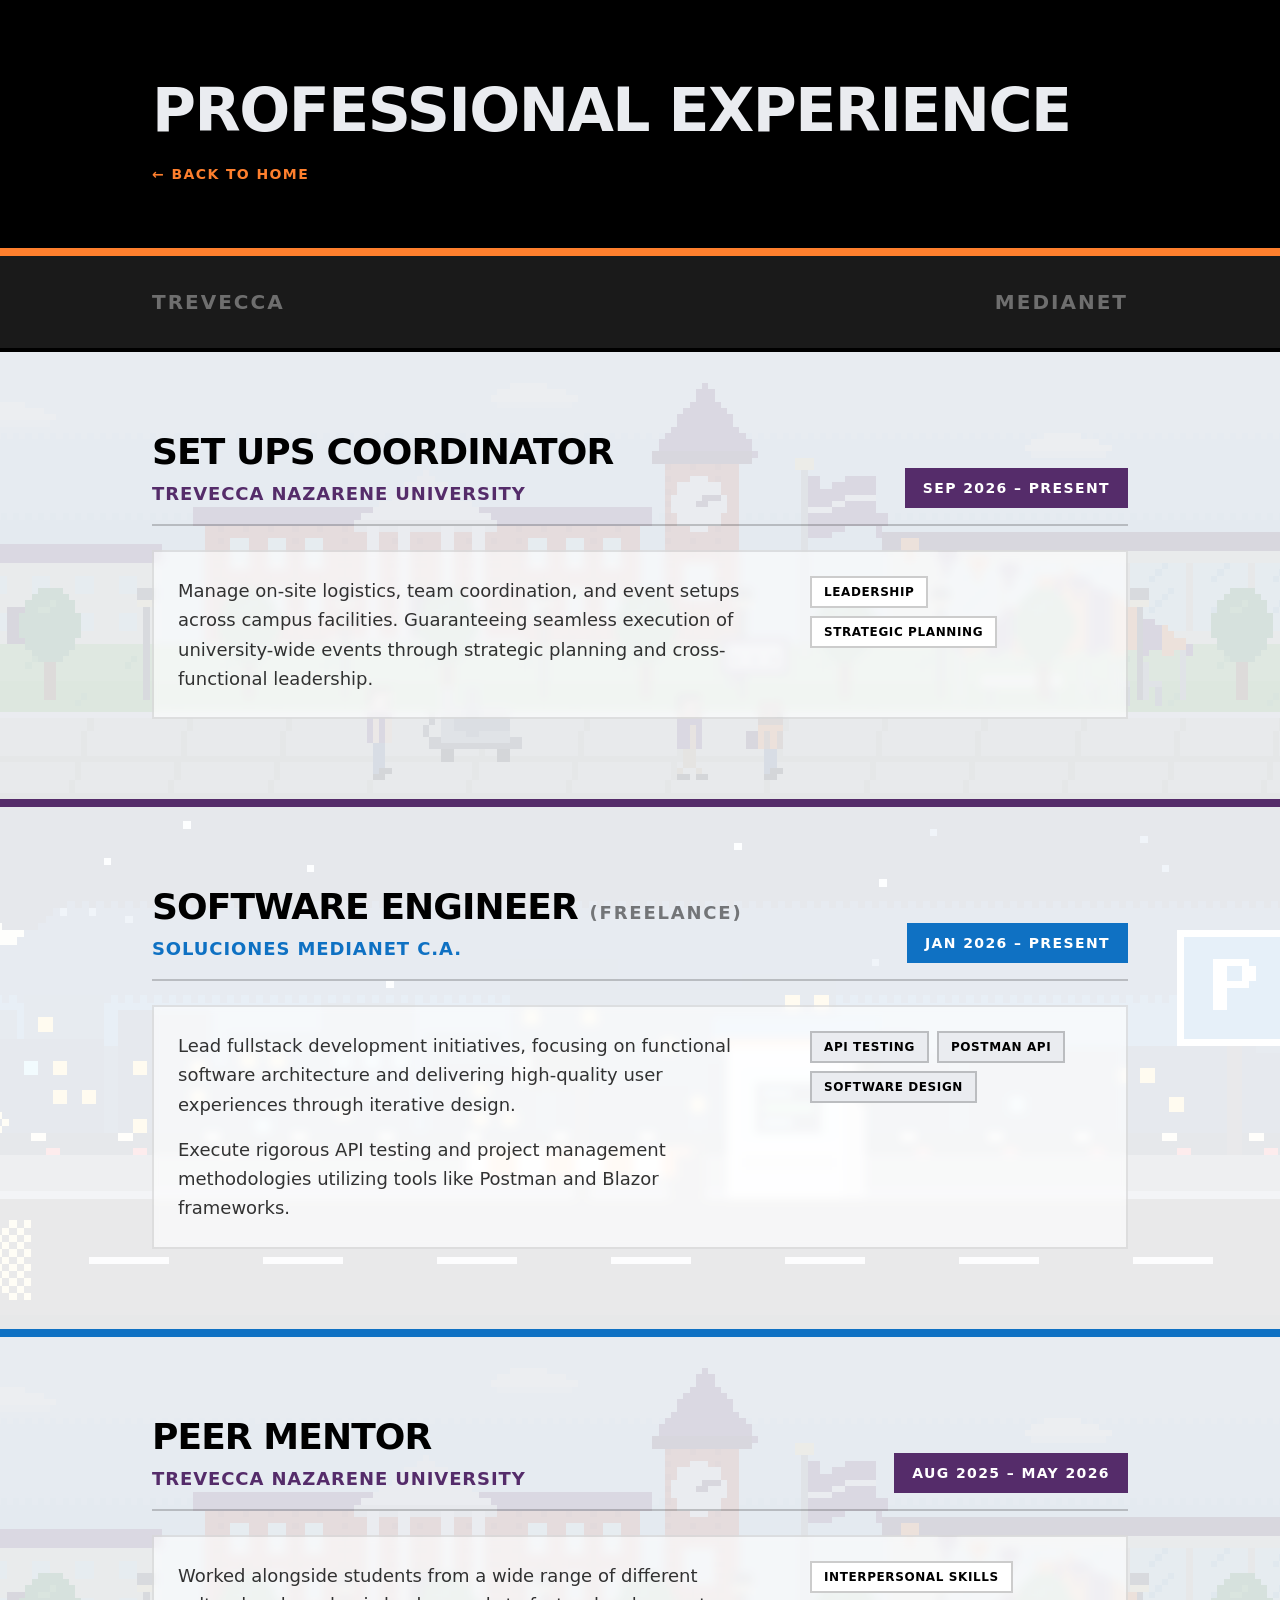
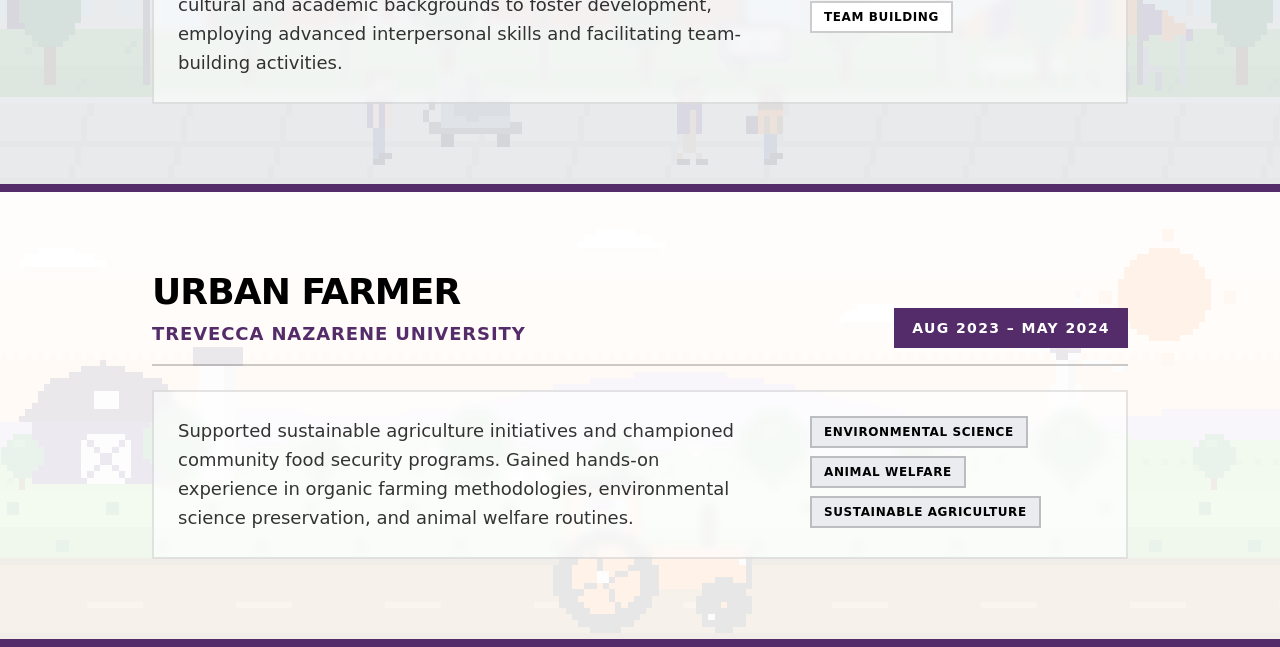
<file: experience.html>
<!DOCTYPE html>
<html lang="en" class="fx-glass">
<head>
    <meta charset="UTF-8">
    <meta name="viewport" content="width=device-width, initial-scale=1.0">
    <meta name="theme-color" content="#000000">
    <script>
        // Apply the saved look before the first paint so the page never flashes the wrong style.
        (function () {
            var h = document.documentElement, s = {};
            try { s = JSON.parse(localStorage.getItem('portfolio-fx-v5') || '{}') || {}; } catch (e) { }
            var look = s.look || 'glass';
            h.classList.toggle('fx-glass', look === 'glass');
            h.classList.toggle('fx-synthwave', look === 'synthwave');
            h.classList.toggle('fx-glass-clear', s.glass === 'clear');
            h.classList.toggle('fx-glass-mirror', s.glass === 'mirror');
            h.classList.toggle('fx-tilt', s.tilt === 'on');
            h.classList.toggle('fx-no-scan', s.scan === 'off');
        })();
    </script>
    <title>Professional Experience | Alessandro Romero</title>
    
    <!-- Favicon, Tailwind CSS, custom CSS, and interactive scripts -->
    <link rel="icon" type="image/svg+xml" href="assets/favicon.svg">
    <link rel="stylesheet" href="tailwind.css">
    <link rel="stylesheet" href="styles.css">
    
    <!-- Load scripts to ensure theme persistence (audio & aesthetic state) -->
    <script defer src="fx.js"></script>
    <script defer src="ui.js"></script>
</head>
<body class="bg-[#EAECF0] text-[#000000] font-sans antialiased selection:bg-[#FE7F2D] selection:text-[#000000]">
    
    <header class="bg-[#000000] pt-20 pb-16 border-b-8 border-[#FE7F2D]">
        <div class="max-w-5xl mx-auto px-6 flex flex-col items-start">
            <h1 class="text-5xl sm:text-6xl font-black text-[#EAECF0] uppercase tracking-tight mb-6">Professional Experience</h1>
            <a href="index.html" class="text-[#FE7F2D] text-sm font-bold uppercase tracking-widest hover:underline decoration-2 underline-offset-4 flex items-center gap-2">
                &larr; Back to Home
            </a>
        </div>
    </header>

    <!-- Organizations banner -->
    <div class="bg-[#1a1a1a] border-b-4 border-[#000000] py-8 overflow-hidden">
        <div class="max-w-5xl mx-auto px-6 flex justify-between items-center opacity-40 grayscale hover:opacity-100 hover:grayscale-0 transition-all duration-500">
            <span class="text-[#EAECF0] font-black text-xl uppercase tracking-widest">Trevecca</span>
            <span class="text-[#EAECF0] font-black text-xl uppercase tracking-widest">Medianet</span>
        </div>
    </div>

    <main>
        <!-- Experience 1: Set Ups Coordinator -->
        <section class="pixel-card py-20 bg-[#EAECF0] border-b-8 border-[#552C6A] lazy-item">
            <div class="pixel-backdrop pixel-backdrop--campus" aria-hidden="true"></div>

            <div class="max-w-5xl mx-auto px-6 relative z-10">
                <div class="flex flex-col md:flex-row md:justify-between md:items-end mb-6 border-b-2 border-[#000000]/20 pb-4">
                    <div>
                        <h2 class="text-3xl sm:text-4xl font-black text-[#000000] uppercase tracking-tight">Set Ups Coordinator</h2>
                        <a href="https://www.trevecca.edu/" target="_blank" class="text-[#552C6A] font-bold mt-2 text-lg uppercase tracking-wider hover:underline decoration-2 underline-offset-2 block">Trevecca Nazarene University</a>
                    </div>
                    <span class="text-sm font-bold px-4 py-2 bg-[#552C6A] text-[#ffffff] mt-4 md:mt-0 sharp-edge uppercase tracking-widest border-2 border-[#552C6A]">Sep 2026 – Present</span>
                </div>
                <div class="flex flex-col md:flex-row gap-12 bg-[#ffffff]/60 p-6 backdrop-blur-sm border-2 border-[#000000]/10 sharp-edge">
                    <p class="text-[#000000]/80 text-lg font-medium leading-relaxed md:w-2/3">
                        Manage on-site logistics, team coordination, and event setups across campus facilities. Guaranteeing seamless execution of university-wide events through strategic planning and cross-functional leadership.
                    </p>
                    <div class="md:w-1/3 flex flex-wrap gap-2 h-fit">
                        <span class="px-3 py-1.5 bg-[#ffffff] text-[#000000] border-2 border-[#000000]/20 text-xs font-bold uppercase tracking-wider sharp-edge">Leadership</span>
                        <span class="px-3 py-1.5 bg-[#ffffff] text-[#000000] border-2 border-[#000000]/20 text-xs font-bold uppercase tracking-wider sharp-edge">Strategic Planning</span>
                    </div>
                </div>
            </div>
        </section>

        <!-- Experience 2: Software Engineer -->
        <section class="pixel-card py-20 bg-[#ffffff] border-b-8 border-[#0F71C3] lazy-item">
            <div class="pixel-backdrop pixel-backdrop--parking" aria-hidden="true"></div>

            <div class="max-w-5xl mx-auto px-6 relative z-10">
                <div class="flex flex-col md:flex-row md:justify-between md:items-end mb-6 border-b-2 border-[#000000]/20 pb-4">
                    <div>
                        <h2 class="text-3xl sm:text-4xl font-black text-[#000000] uppercase tracking-tight">Software Engineer <span class="text-lg text-[#000000]/50 tracking-widest">(Freelance)</span></h2>
                        <a href="https://medianet.com.ve/" target="_blank" class="text-[#0F71C3] font-bold mt-2 text-lg uppercase tracking-wider hover:underline decoration-2 underline-offset-2 block">Soluciones Medianet C.A.</a>
                    </div>
                    <span class="text-sm font-bold px-4 py-2 bg-[#0F71C3] text-[#ffffff] mt-4 md:mt-0 sharp-edge uppercase tracking-widest border-2 border-[#0F71C3]">Jan 2026 – Present</span>
                </div>
                <div class="flex flex-col md:flex-row gap-12 bg-[#ffffff]/60 p-6 backdrop-blur-sm border-2 border-[#000000]/10 sharp-edge">
                    <div class="md:w-2/3 space-y-4">
                        <p class="text-[#000000]/80 text-lg font-medium leading-relaxed">Lead fullstack development initiatives, focusing on functional software architecture and delivering high-quality user experiences through iterative design.</p>
                        <p class="text-[#000000]/80 text-lg font-medium leading-relaxed">Execute rigorous API testing and project management methodologies utilizing tools like Postman and Blazor frameworks.</p>
                    </div>
                    <div class="md:w-1/3 flex flex-wrap gap-2 h-fit">
                        <span class="px-3 py-1.5 bg-[#EAECF0] text-[#000000] border-2 border-[#000000]/20 text-xs font-bold uppercase tracking-wider sharp-edge">API Testing</span>
                        <span class="px-3 py-1.5 bg-[#EAECF0] text-[#000000] border-2 border-[#000000]/20 text-xs font-bold uppercase tracking-wider sharp-edge">Postman API</span>
                        <span class="px-3 py-1.5 bg-[#EAECF0] text-[#000000] border-2 border-[#000000]/20 text-xs font-bold uppercase tracking-wider sharp-edge">Software Design</span>
                    </div>
                </div>
            </div>
        </section>

        <!-- Experience 3: Peer Mentor -->
        <section class="pixel-card py-20 bg-[#EAECF0] border-b-8 border-[#552C6A] lazy-item">
            <div class="pixel-backdrop pixel-backdrop--campus" aria-hidden="true"></div>

            <div class="max-w-5xl mx-auto px-6 relative z-10">
                <div class="flex flex-col md:flex-row md:justify-between md:items-end mb-6 border-b-2 border-[#000000]/20 pb-4">
                    <div>
                        <h2 class="text-3xl sm:text-4xl font-black text-[#000000] uppercase tracking-tight">Peer Mentor</h2>
                        <a href="https://www.trevecca.edu/" target="_blank" class="text-[#552C6A] font-bold mt-2 text-lg uppercase tracking-wider hover:underline decoration-2 underline-offset-2 block">Trevecca Nazarene University</a>
                    </div>
                    <span class="text-sm font-bold px-4 py-2 bg-[#552C6A] text-[#ffffff] mt-4 md:mt-0 sharp-edge uppercase tracking-widest border-2 border-[#552C6A]">Aug 2025 – May 2026</span>
                </div>
                <div class="flex flex-col md:flex-row gap-12 bg-[#ffffff]/60 p-6 backdrop-blur-sm border-2 border-[#000000]/10 sharp-edge">
                    <p class="text-[#000000]/80 text-lg font-medium leading-relaxed md:w-2/3">
                        Worked alongside students from a wide range of different cultural and academic backgrounds to foster development, employing advanced interpersonal skills and facilitating team-building activities.
                    </p>
                    <div class="md:w-1/3 flex flex-wrap gap-2 h-fit">
                        <span class="px-3 py-1.5 bg-[#ffffff] text-[#000000] border-2 border-[#000000]/20 text-xs font-bold uppercase tracking-wider sharp-edge">Interpersonal Skills</span>
                        <span class="px-3 py-1.5 bg-[#ffffff] text-[#000000] border-2 border-[#000000]/20 text-xs font-bold uppercase tracking-wider sharp-edge">Team Building</span>
                    </div>
                </div>
            </div>
        </section>

        <!-- Experience 4: Urban Farmer -->
        <section class="pixel-card py-20 bg-[#ffffff] border-b-8 border-[#552C6A] lazy-item">
            <div class="pixel-backdrop pixel-backdrop--farm" aria-hidden="true"></div>
            
            <div class="max-w-5xl mx-auto px-6 relative z-10">
                <div class="flex flex-col md:flex-row md:justify-between md:items-end mb-6 border-b-2 border-[#000000]/20 pb-4">
                    <div>
                        <h2 class="text-3xl sm:text-4xl font-black text-[#000000] uppercase tracking-tight">Urban Farmer</h2>
                        <a href="https://www.trevecca.edu/" target="_blank" class="text-[#552C6A] font-bold mt-2 text-lg uppercase tracking-wider hover:underline decoration-2 underline-offset-2 block">Trevecca Nazarene University</a>
                    </div>
                    <span class="text-sm font-bold px-4 py-2 bg-[#552C6A] text-[#ffffff] mt-4 md:mt-0 sharp-edge uppercase tracking-widest border-2 border-[#552C6A]">Aug 2023 – May 2024</span>
                </div>
                <div class="flex flex-col md:flex-row gap-12 bg-[#ffffff]/60 p-6 backdrop-blur-sm border-2 border-[#000000]/10 sharp-edge">
                    <p class="text-[#000000]/80 text-lg font-medium leading-relaxed md:w-2/3">
                        Supported sustainable agriculture initiatives and championed community food security programs. Gained hands-on experience in organic farming methodologies, environmental science preservation, and animal welfare routines.
                    </p>
                    <div class="md:w-1/3 flex flex-wrap gap-2 h-fit">
                        <span class="px-3 py-1.5 bg-[#EAECF0] text-[#000000] border-2 border-[#000000]/20 text-xs font-bold uppercase tracking-wider sharp-edge">Environmental Science</span>
                        <span class="px-3 py-1.5 bg-[#EAECF0] text-[#000000] border-2 border-[#000000]/20 text-xs font-bold uppercase tracking-wider sharp-edge">Animal Welfare</span>
                        <span class="px-3 py-1.5 bg-[#EAECF0] text-[#000000] border-2 border-[#000000]/20 text-xs font-bold uppercase tracking-wider sharp-edge">Sustainable Agriculture</span>
                    </div>
                </div>
            </div>
        </section>

    </main>

    <!-- Interactive Scripts -->
    <script>
        document.addEventListener('DOMContentLoaded', () => {
            const lazyItems = document.querySelectorAll('.lazy-item');
            const observer = new IntersectionObserver((entries) => {
                entries.forEach(entry => {
                    if (entry.isIntersecting) {
                        entry.target.classList.add('is-visible');
                        observer.unobserve(entry.target);
                    }
                });
            }, { rootMargin: '0px 0px -50px 0px', threshold: 0.1 });
            lazyItems.forEach(item => observer.observe(item));
        });
    </script>
</body>
</html>
</file>
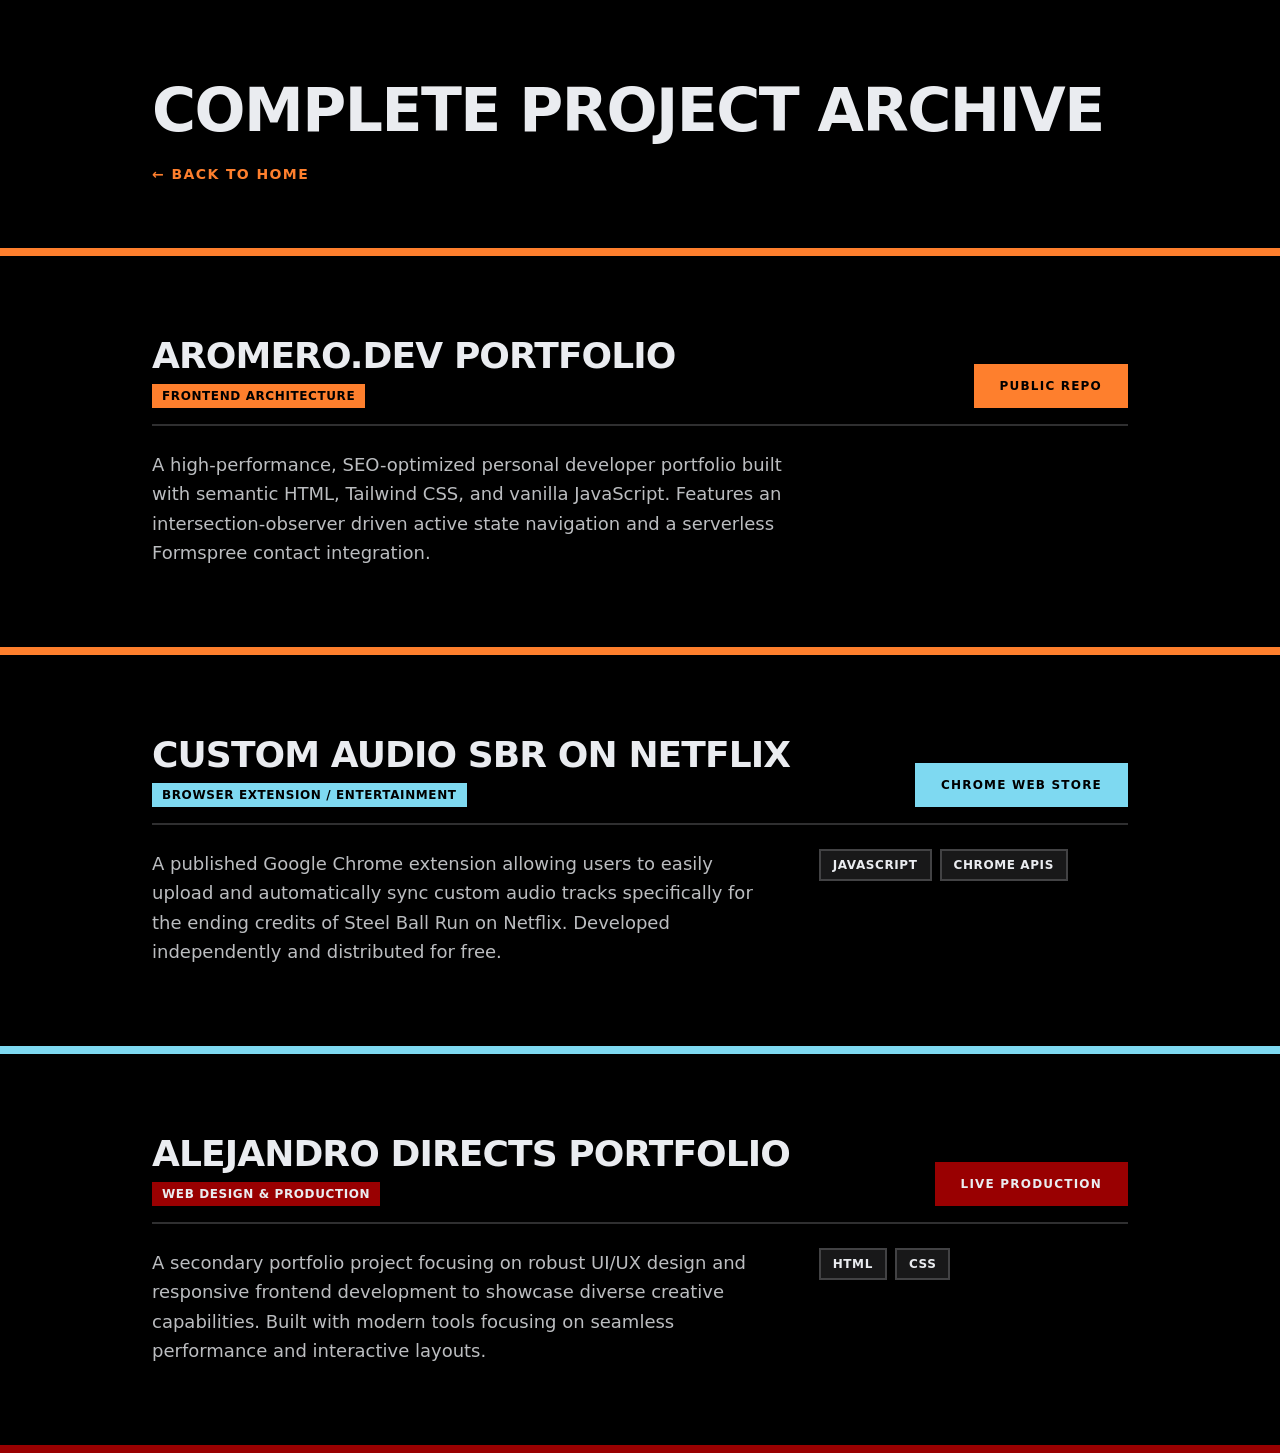
<file: projects.html>
<!DOCTYPE html>
<html lang="en" class="fx-glass">
<head>
    <meta charset="UTF-8">
    <meta name="viewport" content="width=device-width, initial-scale=1.0">
    <meta name="theme-color" content="#000000">
    <script>
        // Apply the saved look before the first paint so the page never flashes the wrong style.
        (function () {
            var h = document.documentElement, s = {};
            try { s = JSON.parse(localStorage.getItem('portfolio-fx-v5') || '{}') || {}; } catch (e) { }
            var look = s.look || 'glass';
            h.classList.toggle('fx-glass', look === 'glass');
            h.classList.toggle('fx-synthwave', look === 'synthwave');
            h.classList.toggle('fx-glass-clear', s.glass === 'clear');
            h.classList.toggle('fx-glass-mirror', s.glass === 'mirror');
            h.classList.toggle('fx-tilt', s.tilt === 'on');
            h.classList.toggle('fx-no-scan', s.scan === 'off');
        })();
    </script>
    <title>Complete Project Archive | Alessandro Romero</title>
    
    <!-- Favicon, Tailwind CSS, custom CSS, and interactive scripts -->
    <link rel="icon" type="image/svg+xml" href="assets/favicon.svg">
    <link rel="stylesheet" href="tailwind.css">
    <link rel="stylesheet" href="styles.css">
    
    <!-- Load scripts to ensure theme persistence (audio & aesthetic state) -->
    <script defer src="fx.js"></script>
    <script defer src="ui.js"></script>
</head>
<body class="bg-[#000000] text-[#EAECF0] font-sans antialiased selection:bg-[#FE7F2D] selection:text-[#000000]">
    
    <header class="bg-[#000000] pt-20 pb-16 border-b-8 border-[#FE7F2D]">
        <div class="max-w-5xl mx-auto px-6 flex flex-col items-start">
            <h1 class="text-5xl sm:text-6xl font-black text-[#EAECF0] uppercase tracking-tight mb-6">Complete Project Archive</h1>
            <a href="index.html" class="text-[#FE7F2D] text-sm font-bold uppercase tracking-widest hover:underline decoration-2 underline-offset-4 flex items-center gap-2">
                &larr; Back to Home
            </a>
        </div>
    </header>

    <main>

        <!-- Project: OnValidation LPR (Commented Out) -->
        <!--
        <section class="py-20 bg-[#000000] border-b-8 border-[#FCB841] lazy-item">
            <div class="max-w-5xl mx-auto px-6">
                <div class="flex flex-col md:flex-row md:justify-between md:items-end mb-6 border-b-2 border-[#EAECF0]/20 pb-4">
                    <div>
                        <h2 class="text-3xl sm:text-4xl font-black text-[#EAECF0] uppercase tracking-tight">OnValidation LPR</h2>
                        <p class="inline-block px-2.5 py-1 bg-[#FCB841] text-[#000000] text-xs font-bold uppercase tracking-wider mt-2 sharp-edge">Intelligent Parking System</p>
                    </div>
                    
                    <a href="https://app.onvalidation.net/" target="_blank" class="brutalist-btn back-orange sharp-edge mt-4 md:mt-0">
                        <div class="brutalist-btn-content bg-[#FCB841] text-[#000000] border-2 border-[#FCB841] px-6 py-3 text-xs font-bold uppercase tracking-widest hover:bg-[#ffffff]">
                            Launch App
                        </div>
                    </a>
                </div>
                <div class="flex flex-col md:flex-row gap-12">
                    <p class="text-[#EAECF0]/80 text-lg font-medium leading-relaxed md:w-2/3">
                        Engineered backend sub-systems, administrative web dashboards, and hardware API integrations for an automated License Plate Recognition (LPR) platform deployed across commercial facilities in Central and South America.
                    </p>
                    <div class="md:w-1/3 flex flex-wrap gap-2 h-fit">
                        <span class="px-3 py-1.5 bg-[#EAECF0]/10 text-[#EAECF0] border-2 border-[#EAECF0]/20 text-xs font-bold uppercase tracking-wider sharp-edge">C# / .NET</span>
                        <span class="px-3 py-1.5 bg-[#EAECF0]/10 text-[#EAECF0] border-2 border-[#EAECF0]/20 text-xs font-bold uppercase tracking-wider sharp-edge">PostgreSQL</span>
                        <span class="px-3 py-1.5 bg-[#EAECF0]/10 text-[#EAECF0] border-2 border-[#EAECF0]/20 text-xs font-bold uppercase tracking-wider sharp-edge">Hardware APIs</span>
                    </div>
                </div>
            </div>
        </section>
        -->

        <!-- Project 1: This Portfolio -->
        <section class="py-20 bg-[#000000] border-b-8 border-[#FE7F2D] lazy-item">
            <div class="max-w-5xl mx-auto px-6">
                <div class="flex flex-col md:flex-row md:justify-between md:items-end mb-6 border-b-2 border-[#EAECF0]/20 pb-4">
                    <div>
                        <h2 class="text-3xl sm:text-4xl font-black text-[#EAECF0] uppercase tracking-tight">aromero.dev Portfolio</h2>
                        <p class="inline-block px-2.5 py-1 bg-[#FE7F2D] text-[#000000] text-xs font-bold uppercase tracking-wider mt-2 sharp-edge">Frontend Architecture</p>
                    </div>
                    
                    <!-- Brutalist Button Link -->
                    <a href="https://github.com/Aromero-ux/aromero-portfolio" target="_blank" class="brutalist-btn back-orange sharp-edge mt-4 md:mt-0">
                        <div class="brutalist-btn-content bg-[#FE7F2D] text-[#000000] border-2 border-[#FE7F2D] px-6 py-3 text-xs font-bold uppercase tracking-widest hover:bg-[#ffffff]">
                            Public Repo
                        </div>
                    </a>
                </div>
                <div class="flex flex-col md:flex-row gap-12">
                    <p class="text-[#EAECF0]/80 text-lg font-medium leading-relaxed md:w-2/3">
                        A high-performance, SEO-optimized personal developer portfolio built with semantic HTML, Tailwind CSS, and vanilla JavaScript. Features an intersection-observer driven active state navigation and a serverless Formspree contact integration.
                    </p>
                </div>
            </div>
        </section>

        <!-- Project 2: SBR Netflix Extension -->
        <section class="py-20 bg-[#000000] border-b-8 border-[#7ED9F1] lazy-item">
            <div class="max-w-5xl mx-auto px-6">
                <div class="flex flex-col md:flex-row md:justify-between md:items-end mb-6 border-b-2 border-[#EAECF0]/20 pb-4">
                    <div>
                        <h2 class="text-3xl sm:text-4xl font-black text-[#EAECF0] uppercase tracking-tight">Custom Audio SBR on Netflix</h2>
                        <p class="inline-block px-2.5 py-1 bg-[#7ED9F1] text-[#000000] text-xs font-bold uppercase tracking-wider mt-2 sharp-edge">Browser Extension / Entertainment</p>
                    </div>

                    <!-- Brutalist Button Link -->
                    <a href="https://chromewebstore.google.com/detail/custom-ending-audio-for-s/mfklfolhejkcmepfmaefmdbahefmdaoa" target="_blank" class="brutalist-btn back-sky sharp-edge mt-4 md:mt-0">
                        <div class="brutalist-btn-content bg-[#7ED9F1] text-[#000000] border-2 border-[#7ED9F1] px-6 py-3 text-xs font-bold uppercase tracking-widest hover:bg-[#141414] hover:text-[#EAECF0]">
                            Chrome Web Store
                        </div>
                    </a>
                </div>
                <div class="flex flex-col md:flex-row gap-12">
                    <p class="text-[#EAECF0]/80 text-lg font-medium leading-relaxed md:w-2/3">
                        A published Google Chrome extension allowing users to easily upload and automatically sync custom audio tracks specifically for the ending credits of Steel Ball Run on Netflix. Developed independently and distributed for free.
                    </p>
                    <div class="md:w-1/3 flex flex-wrap gap-2 h-fit">
                        <span class="px-3 py-1.5 bg-[#EAECF0]/10 text-[#EAECF0] border-2 border-[#EAECF0]/20 text-xs font-bold uppercase tracking-wider sharp-edge">JavaScript</span>
                        <span class="px-3 py-1.5 bg-[#EAECF0]/10 text-[#EAECF0] border-2 border-[#EAECF0]/20 text-xs font-bold uppercase tracking-wider sharp-edge">Chrome APIs</span>
                    </div>
                </div>
            </div>
        </section>

        <!-- Project 3: Alejandro Directs Portfolio -->
        <section class="py-20 bg-[#000000] border-b-8 border-[#990001] lazy-item">
            <div class="max-w-5xl mx-auto px-6">
                <div class="flex flex-col md:flex-row md:justify-between md:items-end mb-6 border-b-2 border-[#EAECF0]/20 pb-4">
                    <div>
                        <h2 class="text-3xl sm:text-4xl font-black text-[#EAECF0] uppercase tracking-tight">Alejandro Directs Portfolio</h2>
                        <p class="inline-block px-2.5 py-1 bg-[#990001] text-[#EAECF0] text-xs font-bold uppercase tracking-wider mt-2 sharp-edge">Web Design & Production</p>
                    </div>

                    <!-- Brutalist Button Link -->
                    <a href="https://alejandrodirects.com" target="_blank" class="brutalist-btn back-red sharp-edge mt-4 md:mt-0">
                        <div class="brutalist-btn-content bg-[#990001] text-[#EAECF0] border-2 border-[#990001] px-6 py-3 text-xs font-bold uppercase tracking-widest hover:bg-[#EAECF0] hover:text-[#000000]">
                            Live Production
                        </div>
                    </a>
                </div>
                <div class="flex flex-col md:flex-row gap-12">
                    <p class="text-[#EAECF0]/80 text-lg font-medium leading-relaxed md:w-2/3">
                        A secondary portfolio project focusing on robust UI/UX design and responsive frontend development to showcase diverse creative capabilities. Built with modern tools focusing on seamless performance and interactive layouts.
                    </p>
                    <div class="md:w-1/3 flex flex-wrap gap-2 h-fit">
                        <span class="px-3 py-1.5 bg-[#EAECF0]/10 text-[#EAECF0] border-2 border-[#EAECF0]/20 text-xs font-bold uppercase tracking-wider sharp-edge">HTML</span>
                        <span class="px-3 py-1.5 bg-[#EAECF0]/10 text-[#EAECF0] border-2 border-[#EAECF0]/20 text-xs font-bold uppercase tracking-wider sharp-edge">CSS</span>
                    </div>
                </div>
            </div>
        </section>

    </main>

    <!-- Interactive Scripts -->
    <script>
        document.addEventListener('DOMContentLoaded', () => {
            const lazyItems = document.querySelectorAll('.lazy-item');
            const observer = new IntersectionObserver((entries) => {
                entries.forEach(entry => {
                    if (entry.isIntersecting) {
                        entry.target.classList.add('is-visible');
                        observer.unobserve(entry.target);
                    }
                });
            }, { rootMargin: '0px 0px -50px 0px', threshold: 0.1 });
            lazyItems.forEach(item => observer.observe(item));
        });
    </script>
</body>
</html>
</file>
<file: styles.css>
/* ==========================================================================
   Site styles
   Layout and typography come from Tailwind (CDN). This file only holds what
   utility classes can't express cleanly: the custom buttons, the scroll-reveal
   animation and a couple of small helpers. Load it AFTER the Tailwind script.
   ========================================================================== */

html {
    scroll-behavior: smooth;
}

/* Square corners everywhere. */
.sharp-edge {
    border-radius: 0 !important;
}

/* Keep anchored sections clear of the sticky navbar. */
section[id],
footer[id] {
    scroll-margin-top: 80px;
}

/* Active navigation link (toggled by the IntersectionObserver in index.html). */
.nav-link.active,
.mobile-nav-link.active {
    color: #FE7F2D;
}


/* --------------------------------------------------------------------------
   Scroll reveal (class added by the IntersectionObserver on each page)
   -------------------------------------------------------------------------- */
.lazy-item {
    opacity: 0;
    transform: translateY(20px);
    transition: opacity 0.6s ease-out, transform 0.6s ease-out;
}

.lazy-item.is-visible {
    opacity: 1;
    transform: translateY(0);
}

/* --------------------------------------------------------------------------
   Pixel-art backdrop for the experience cards
   -------------------------------------------------------------------------- */
.pixel-card {
    position: relative;
    overflow: hidden;
}

.pixel-backdrop {
    position: absolute;
    inset: 0;
    z-index: 0;
    background-position: center;
    background-size: cover;
    image-rendering: pixelated;
    opacity: 0.1;
    transition: opacity 700ms ease;
}

.pixel-card:hover .pixel-backdrop {
    opacity: 0.3;
}

.pixel-backdrop--farm    { background-image: url('assets/farm-pixel.gif'); }
.pixel-backdrop--campus  { background-image: url('assets/campus-pixel.gif'); }
.pixel-backdrop--parking { background-image: url('assets/parking-pixel.gif'); }

/* --------------------------------------------------------------------------
   Brutalist button
   -------------------------------------------------------------------------- */
.brutalist-btn {
    --btn-back: #000000;
    position: relative;
    z-index: 1;
    display: inline-flex;
    background: transparent;
    text-decoration: none;
    cursor: pointer;
}

.brutalist-btn.back-white  { --btn-back: #FFFFFF; }
.brutalist-btn.back-orange { --btn-back: #FE7F2D; }
.brutalist-btn.back-sky    { --btn-back: #7ED9F1; }
.brutalist-btn.back-red    { --btn-back: #990001; }

.brutalist-btn-content {
    position: relative;
    z-index: 2;
    display: flex;
    align-items: center;
    justify-content: center;
    gap: 0.5rem;
    transition: transform 0.3s ease, background-color 0.3s ease,
                border-color 0.3s ease, color 0.3s ease;
}

.brutalist-btn::after {
    content: '';
    position: absolute;
    right: 0;
    bottom: 0;
    z-index: 0;
    width: 100%;
    height: 100%;
    background-color: var(--btn-back);
    opacity: 0;
    transform: translate(0, 0);
    transition: transform 0.4s ease, opacity 0.4s ease;
}

@media (hover: hover) {
    .brutalist-btn:hover .brutalist-btn-content {
        transform: translate(-4px, -4px);
    }

    .brutalist-btn:hover::after {
        opacity: 1;
        transform: translate(2px, 2px);
    }
}

.brutalist-btn:active .brutalist-btn-content {
    transform: translate(0, 0);
}

.brutalist-btn:active::after {
    transform: translate(0, 0);
}

.brutalist-btn:focus-visible {
    outline: 3px solid #FE7F2D;
    outline-offset: 10px;
}

/* --------------------------------------------------------------------------
   Contact form submit button
   -------------------------------------------------------------------------- */
.send-message-btn {
    position: relative;
    z-index: 1;
    display: block;
    overflow: hidden;
    background: #000000;
    color: #FE7F2D;
    border: 2px solid #FE7F2D;
    cursor: pointer;
}

.send-message-btn .text-transition {
    position: relative;
    z-index: 10;
    font-weight: 900;
    transition: color 600ms cubic-bezier(0.48, 0, 0.12, 1);
}

.send-message-btn::after {
    content: '';
    position: absolute;
    bottom: -100%;
    left: -50%;
    z-index: 5;
    width: 200%;
    height: 300%;
    background-color: #FE7F2D;
    transform-origin: bottom center;
    transform: skewY(9.3deg) scaleY(0);
    transition: transform 600ms cubic-bezier(0.48, 0, 0.12, 1);
}

.send-message-btn:hover::after {
    transform: skewY(9.3deg) scaleY(1.5);
}

.send-message-btn:hover .text-transition {
    color: #000000;
}

.send-message-btn:disabled {
    cursor: not-allowed;
    opacity: 0.6;
}

@media (prefers-reduced-motion: reduce) {
    html {
        scroll-behavior: auto;
    }
    .lazy-item {
        opacity: 1;
        transform: none;
        transition: none;
    }
    .pixel-backdrop {
        display: none;
    }
    .brutalist-btn-content,
    .brutalist-btn::after,
    .send-message-btn::after,
    .send-message-btn .text-transition {
        transition: none;
    }
}

/* --------------------------------------------------------------------------
   WebGL accents (drawn by fx.js)
   -------------------------------------------------------------------------- */
.fx-canvas {
    position: absolute;
    display: block;
    pointer-events: none;
    opacity: 0;
    transition: opacity 0.9s ease;
}

.fx-canvas[hidden] {
    display: none;
}

.fx-canvas.is-live {
    opacity: var(--fx-op, 1);
}

.fx-mono {
    --fx-size: clamp(300px, 31vw, 540px);
    z-index: 1;
    top: 50%;
    right: 2vw;
    width: var(--fx-size);
    height: var(--fx-size);
    transform: translateY(-50%);
}

.fx-mono[data-layout="bg"] {
    --fx-op: 0.4;
    inset: 0;
    top: 0;
    right: 0;
    width: 100%;
    height: 100%;
    transform: none;
}

.fx-fill {
    inset: 0;
    z-index: 0;
    width: 100%;
    height: 100%;
}

.fx-wrap {
    position: relative;
    overflow: clip;
}

.fx-sticky {
    position: sticky;
    top: 0;
    left: 0;
    z-index: 0;
    width: 100%;
    height: 100vh;
    height: 100lvh;
    margin-bottom: -100vh;
    margin-bottom: -100lvh;
}

.fx-sticky--footer {
    margin-top: -6rem;
    margin-bottom: calc(6rem - 100vh);
    margin-bottom: calc(6rem - 100lvh);
}

@media (prefers-reduced-motion: reduce) {
    .fx-canvas {
        transition: none;
    }
}

/* --------------------------------------------------------------------------
   Featured projects roulette
   -------------------------------------------------------------------------- */
.roulette {
    --card-w: min(46rem, calc(100vw - 3rem));
    --card-h: 34rem;
    --r: 40rem;
    --side: 32rem;
    --turn: 0;
    --roulette-top: 1rem;
}

.roulette:not(.is-ready) .roulette-btn,
.roulette:not(.is-ready) .roulette-controls {
    display: none;
}

.roulette.is-ready .roulette-stage {
    position: relative;
    width: 100vw;
    margin-left: calc(50% - 50vw);
    height: calc(var(--card-h) + var(--roulette-top) + 1.5rem);
    perspective: 1900px;
    perspective-origin: 50% 40%;
    overflow-x: clip;
    overflow-y: visible;
}

.roulette.is-ready .roulette-ring {
    display: block;
    position: absolute;
    top: var(--roulette-top);
    left: 0;
    right: 0;
    height: var(--card-h);
    transform-style: preserve-3d;
    transform: translateZ(calc(var(--r) * -1)) rotateY(calc(var(--turn) * -1deg));
    transition: transform 1.35s cubic-bezier(0.2, 0.9, 0.25, 1.07);
    will-change: transform;
}

.roulette.is-ready .roulette-card {
    position: absolute;
    top: 0;
    left: 50%;
    width: var(--card-w);
    height: var(--card-h);
    margin-left: calc(var(--card-w) / -2);
    transform: rotateY(calc(var(--i) * 360deg / var(--slots))) translateZ(var(--r));
    backface-visibility: hidden;
    -webkit-backface-visibility: hidden;
}

.roulette.is-measuring .roulette-card {
    height: auto;
}

.roulette.is-ready .roulette-card::after {
    content: '';
    position: absolute;
    inset: 0;
    background: #000000;
    border-radius: inherit;
    opacity: 0.72;
    pointer-events: none;
    transition: opacity 1s ease;
}

.roulette.is-ready .roulette-card.is-adjacent::after {
    opacity: 0.5;
}

.roulette.is-ready .roulette-card.is-active::after {
    opacity: 0;
}

.roulette-btn {
    position: absolute;
    z-index: 6;
    top: calc(var(--roulette-top) + var(--card-h) / 2 - 2rem);
    display: inline-flex;
    align-items: center;
    justify-content: center;
    width: 4rem;
    height: 4rem;
    padding: 0;
    background: #000000;
    color: #EAECF0;
    border: 4px solid #000000;
    box-shadow: 5px 5px 0 #FE7F2D;
    cursor: pointer;
    transition: transform 0.15s ease, box-shadow 0.15s ease, background-color 0.2s ease, color 0.2s ease;
}

.roulette-btn--prev {
    left: calc(50% - min(var(--side), 50vw - 3rem) - 2rem);
}

.roulette-btn--next {
    left: calc(50% + min(var(--side), 50vw - 3rem) - 2rem);
}

.roulette-btn svg {
    width: 1.75rem;
    height: 1.75rem;
    fill: currentColor;
}

.roulette-btn:hover {
    background: #FE7F2D;
    color: #000000;
    transform: translate(-2px, -2px);
    box-shadow: 7px 7px 0 #000000;
}

.roulette-btn:active {
    transform: translate(3px, 3px);
    box-shadow: 1px 1px 0 #000000;
}

.roulette-btn:focus-visible,
.roulette-pause:focus-visible {
    outline: 3px solid #FE7F2D;
    outline-offset: 4px;
}

@media (max-width: 759px) {
    .roulette.is-ready .roulette-stage {
        height: calc(var(--card-h) + var(--roulette-top) + 1.5rem + 5rem);
    }
    .roulette-btn {
        top: calc(var(--roulette-top) + var(--card-h) + 1.75rem);
    }
    .roulette-btn--prev {
        left: 1.5rem;
    }
    .roulette-btn--next {
        left: auto;
        right: 1.5rem;
    }
}

.roulette-controls {
    position: relative;
}

.roulette-pause {
    position: absolute;
    width: 1px;
    height: 1px;
    overflow: hidden;
    clip-path: inset(50%);
    white-space: nowrap;
}

.roulette-pause:focus-visible {
    position: static;
    width: auto;
    height: auto;
    margin-bottom: 0.75rem;
    padding: 0.5rem 0.9rem;
    clip-path: none;
    overflow: visible;
    background: #000000;
    color: #EAECF0;
    border: 3px solid #000000;
    font-size: 0.7rem;
    font-weight: 900;
    letter-spacing: 0.12em;
    text-transform: uppercase;
}

@media (prefers-reduced-motion: reduce) {
    .roulette.is-ready .roulette-ring,
    .roulette.is-ready .roulette-card::after {
        transition: none;
    }
}

@media (max-width: 640px) {
    .roulette.is-ready .roulette-card {
        padding: 1.25rem;
    }
}

/* --------------------------------------------------------------------------
   Sphere layout (roulette.js builds it when the lab's Projects option is "Sphere")
   -------------------------------------------------------------------------- */
.sphere[hidden] {
    display: none;
}

.roulette.is-sphere .roulette-stage,
.roulette.is-sphere .roulette-controls {
    display: none !important;
}

.sphere-field {
    position: relative;
    width: 100vw;
    margin-left: calc(50% - 50vw);
    height: clamp(26rem, 58vw, 36rem);
    overflow: clip;
    cursor: grab;
    touch-action: pan-y;
    user-select: none;
    -webkit-user-select: none;
}

.sphere-field.is-dragging {
    cursor: grabbing;
}

.sphere-tile {
    position: absolute;
    left: 0;
    top: 0;
    display: flex;
    flex-direction: column;
    justify-content: space-between;
    gap: 0.5rem;
    width: 10rem;
    height: 11.5rem;
    padding: 0.8rem;
    text-align: left;
    background: var(--tile-bg, #000000);
    color: var(--tile-fg, #EAECF0);
    border: 3px solid #000000;
    box-shadow: 5px 5px 0 #000000;
    cursor: pointer;
    will-change: transform, opacity;
    transition: box-shadow 0.2s ease, filter 0.2s ease;
}

.sphere-tile:hover,
.sphere-tile:focus-visible {
    filter: brightness(1.08);
}

.sphere-lines {
    position: absolute;
    inset: 0;
    z-index: 0;
    width: 100%;
    height: 100%;
    overflow: visible;
    fill: none;
    pointer-events: none;
}

.sphere-lines .link {
    stroke: #FE7F2D;
    stroke-width: 2;
    stroke-linecap: round;
}

.fx-synthwave .sphere-lines .link {
    stroke: #ff007f;
}

.sphere-tile:focus-visible {
    outline: 3px solid #FE7F2D;
    outline-offset: 3px;
}

.sphere-tile.is-selected {
    box-shadow: 5px 5px 0 #FE7F2D, 0 0 0 3px #FE7F2D;
}

.sphere-tile-tag,
.sphere-tile-sub {
    font-size: 0.6rem;
    font-weight: 800;
    letter-spacing: 0.12em;
    text-transform: uppercase;
    opacity: 0.85;
}

.sphere-tile-title {
    font-size: 0.95rem;
    line-height: 1.1;
    font-weight: 900;
    text-transform: uppercase;
    overflow-wrap: break-word;
}

.sphere-hint {
    margin: 0;
    text-align: center;
    font-size: 0.65rem;
    font-weight: 800;
    letter-spacing: 0.2em;
    text-transform: uppercase;
    opacity: 0.55;
}

.sphere-view[hidden] {
    display: none;
}

html.sphere-locked {
    overflow: hidden;
}

.sphere-view {
    position: fixed;
    inset: 0;
    z-index: 80;
}

.sphere-view::before {
    content: '';
    position: absolute;
    inset: 0;
    background: rgb(8 10 14 / 0.66);
    -webkit-backdrop-filter: blur(12px);
    backdrop-filter: blur(12px);
    opacity: 0;
    transition: opacity 0.45s ease;
}

.sphere-view.is-open::before {
    opacity: 1;
}

.sphere-view-scroll {
    position: relative;
    display: flex;
    flex-direction: column;
    align-items: center;
    height: 100%;
    padding: 4.5rem 1.25rem 3rem;
    overflow-y: auto;
    overscroll-behavior: contain;
}

.sphere-view-pager {
    display: flex;
    align-items: center;
    width: min(52rem, 100%);
}

.sphere-view-bar {
    position: fixed;
    top: 1rem;
    right: 1.25rem;
    z-index: 2;
}

.sphere-view-body {
    display: flex;
    justify-content: center;
    width: 100%;
    margin-top: auto;
}

.sphere-view-body .sphere-card {
    width: min(52rem, 100%);
}

.sphere-view-pager {
    justify-content: space-between;
    gap: 1rem;
    margin-top: 1.5rem;
    margin-bottom: auto;
    color: #EAECF0;
}

.sphere-view-count {
    font-size: 0.7rem;
    font-weight: 800;
    letter-spacing: 0.2em;
}

.sphere-view-btn {
    padding: 0.6rem 1rem;
    font: 900 0.7rem/1 ui-sans-serif, system-ui, sans-serif;
    letter-spacing: 0.14em;
    text-transform: uppercase;
    color: #EAECF0;
    background: #000000;
    border: 3px solid #FE7F2D;
    box-shadow: 4px 4px 0 #FE7F2D;
    cursor: pointer;
    transition: transform 0.15s ease, box-shadow 0.15s ease, background-color 0.2s ease, color 0.2s ease;
}

.sphere-view-btn:hover,
.sphere-view-btn:focus-visible {
    background: #FE7F2D;
    color: #000000;
    transform: translate(-2px, -2px);
    box-shadow: 6px 6px 0 #000000;
}

.sphere-view-btn:focus-visible {
    outline: 3px solid #EAECF0;
    outline-offset: 3px;
}

.fx-glass .sphere-view-btn {
    color: #FFFFFF;
    background: rgb(255 255 255 / 0.16);
    border: 1px solid rgb(255 255 255 / 0.55);
    border-radius: 999px;
    box-shadow: inset 0 1px 0 rgb(255 255 255 / 0.5);
    -webkit-backdrop-filter: blur(14px);
    backdrop-filter: blur(14px);
}

.fx-glass .sphere-view-btn:hover,
.fx-glass .sphere-view-btn:focus-visible {
    color: #000000;
    background: rgb(254 127 45 / 0.9);
    transform: none;
}

.fx-synthwave .sphere-view-btn {
    color: #00e5ff;
    background: rgba(20, 20, 30, 0.85);
    border: 1px solid #ff007f;
    border-radius: 999px;
    box-shadow: 0 0 14px rgba(255, 0, 127, 0.45);
}

.fx-synthwave .sphere-view-btn:hover,
.fx-synthwave .sphere-view-btn:focus-visible {
    color: #14141e;
    background: #ff007f;
    transform: none;
}

.fx-glass .sphere-tile {
    border: 1px solid rgb(255 255 255 / 0.7);
    border-radius: 22px;
    box-shadow: inset 0 1px 0 rgb(255 255 255 / 0.6), 0 18px 32px -12px rgb(0 0 0 / 0.45);
}

.fx-glass .sphere-tile.is-selected {
    box-shadow: inset 0 1px 0 rgb(255 255 255 / 0.6), 0 0 0 3px #FE7F2D, 0 18px 32px -12px rgb(0 0 0 / 0.45);
}

.fx-synthwave .sphere-tile {
    border: 1px solid #00e5ff;
    border-radius: 22px;
    box-shadow: 0 0 16px rgba(255, 0, 127, 0.45);
}

.fx-synthwave .sphere-tile.is-selected {
    box-shadow: 0 0 0 2px #00e5ff, 0 0 22px #00e5ff;
}

@media (max-width: 640px) {
    .sphere-tile {
        width: 8rem;
        height: 9.6rem;
        padding: 0.65rem;
    }
    .sphere-tile-title {
        font-size: 0.85rem;
    }
}

@media (prefers-reduced-motion: reduce) {
    .sphere-view::before {
        transition: none;
    }
}

/* --------------------------------------------------------------------------
   Easter egg: Effects Lab
   -------------------------------------------------------------------------- */
.fx-bolt {
    position: absolute;
    right: 1.5rem;
    bottom: 1.1rem;
    z-index: 3;
    display: none;
    align-items: center;
    justify-content: center;
    width: 2.75rem;
    height: 2.75rem;
    padding: 0;
    border: 0;
    background: transparent;
    color: #000000;
    cursor: pointer;
    transition: color 0.15s ease, filter 0.25s ease, transform 0.15s ease;
}

.fx-bolt.is-ready {
    display: inline-flex;
}

.fx-bolt svg {
    width: 1.6rem;
    height: 1.6rem;
    fill: currentColor;
}

.fx-bolt:hover,
.fx-bolt:focus-visible,
.fx-bolt.is-open {
    color: #FFFFFF;
    filter: drop-shadow(0 0 8px rgba(255, 255, 255, 0.55));
}

.fx-bolt:active {
    transform: scale(0.86) rotate(-8deg);
}

.fx-bolt:focus-visible {
    outline: 2px solid #FE7F2D;
    outline-offset: 2px;
}

.fx-lab {
    position: fixed;
    left: 12px;
    bottom: 12px;
    z-index: 60;
    max-width: calc(100vw - 24px);
    padding: 12px 14px 14px;
    background: #000000;
    color: #EAECF0;
    border: 3px solid #FE7F2D;
    box-shadow: 6px 6px 0 #FE7F2D;
    font: 700 10px/1.2 ui-sans-serif, system-ui, sans-serif;
    letter-spacing: 0.14em;
    text-transform: uppercase;
    max-height: calc(100vh - 24px);
    overflow-y: auto;
}

.fx-lab[hidden] {
    display: none;
}

.fx-lab-head {
    display: flex;
    align-items: center;
    justify-content: space-between;
    gap: 24px;
    color: #FE7F2D;
}

.fx-lab-row {
    display: flex;
    flex-wrap: wrap;
    align-items: center;
    gap: 6px;
    margin-top: 9px;
}

.fx-lab-label {
    min-width: 92px;
    opacity: 0.6;
}

.fx-lab button {
    font: inherit;
    letter-spacing: inherit;
    text-transform: inherit;
    color: #EAECF0;
    background: #000000;
    border: 2px solid #EAECF0;
    padding: 5px 8px;
    cursor: pointer;
}

.fx-lab button:hover,
.fx-lab button:focus-visible {
    border-color: #FE7F2D;
}

.fx-lab button[aria-pressed="true"] {
    background: #FE7F2D;
    border-color: #FE7F2D;
    color: #000000;
}

.fx-lab .fx-lab-close {
    padding: 0 7px;
    font-size: 16px;
    line-height: 1.3;
}

.fx-lab-title {
    margin-top: 16px;
    padding-top: 12px;
    border-top: 2px solid rgba(234, 236, 240, 0.25);
    color: #FE7F2D;
}

.fx-lab-foot {
    margin-top: 12px;
}

/* --------------------------------------------------------------------------
   Navbar
   -------------------------------------------------------------------------- */
:root {
    --nav-logo0: 3.5rem;
    --nav-logo1: 2.25rem;
    --nav-pad0: 1rem;
    --nav-pad1: 0.5rem;
}

@media (max-width: 639px) {
    :root {
        --nav-logo0: 3rem;
    }
}

.site-nav {
    --p: 0;
    position: fixed;
    top: 0;
    left: 0;
    right: 0;
    z-index: 50;
    padding-block: calc(var(--nav-pad0) + (var(--nav-pad1) - var(--nav-pad0)) * var(--p));
    background-color: rgb(0 0 0 / calc(1 - 0.22 * var(--p)));
    border-bottom: calc(3px - 1px * var(--p)) solid #FE7F2D;
    -webkit-backdrop-filter: blur(calc(18px * var(--p))) saturate(calc(1 + 0.6 * var(--p)));
    backdrop-filter: blur(calc(18px * var(--p))) saturate(calc(1 + 0.6 * var(--p)));
}

.nav-spacer {
    background: #000000;
    height: calc(var(--nav-pad0) * 2 + var(--nav-logo0) * 0.9677 + 3px);
}

.site-nav-logo {
    width: calc(var(--nav-logo0) + (var(--nav-logo1) - var(--nav-logo0)) * var(--p));
    height: auto;
}

.site-nav .site-nav-links {
    gap: calc(2rem - 0.5rem * var(--p));
    font-size: calc(0.75rem - 0.0625rem * var(--p));
}

.site-nav .site-nav-name {
    max-width: calc(16rem * (1 - var(--p)));
    opacity: calc(1 - 2 * var(--p));
    overflow: hidden;
    white-space: nowrap;
}

.site-nav.menu-open {
    padding-bottom: 0;
}

.fx-glass .site-nav #mobile-menu,
.fx-synthwave .site-nav #mobile-menu {
    border-radius: 0 0 calc(28px * var(--p)) calc(28px * var(--p));
}

.fx-glass .site-nav #mobile-menu {
    box-shadow: inset 0 -1px 0 rgb(254 127 45 / calc(0.75 * var(--p)));
}

.fx-synthwave .site-nav #mobile-menu {
    box-shadow: inset 0 -1px 0 rgb(255 0 127 / calc(0.75 * var(--p)));
}

.nav-link {
    position: relative;
    transition: color 0.25s ease;
}

.nav-link:hover,
.mobile-nav-link:hover {
    color: #EAECF0;
}

/* --------------------------------------------------------------------------
   "Glass" look
   -------------------------------------------------------------------------- */
.fx-glass .site-nav {
    top: calc(0.75rem * var(--p));
    left: calc(var(--p) * max(1rem, (100vw - 64rem) / 2));
    right: calc(var(--p) * max(1rem, (100vw - 64rem) / 2));
    border: 0;
    border-bottom: calc(3px * (1 - var(--p))) solid #FE7F2D;
    border-radius: calc(28px * var(--p));
    background-color: rgb(calc(20 * var(--p)) calc(20 * var(--p)) calc(24 * var(--p)) / calc(1 - 0.3 * var(--p)));
    -webkit-backdrop-filter: blur(calc(26px * var(--p))) saturate(calc(1 + 1 * var(--p)));
    backdrop-filter: blur(calc(26px * var(--p))) saturate(calc(1 + 1 * var(--p)));
    box-shadow:
        inset 0 1px 0 rgb(255 255 255 / calc(0.4 * var(--p))),
        inset 0 0 0 1px rgb(255 255 255 / calc(0.14 * var(--p))),
        inset 0 -1px 0 rgb(254 127 45 / calc(0.75 * var(--p))),
        0 16px 44px rgb(0 0 0 / calc(0.5 * var(--p)));
}

.fx-glass {
    --g-a1: 0.66;
    --g-a2: 0.36;
    --g-blur: 22px;
    --g-sat: 1.8;
    --g-sheen: 0.7;
    --g-streak: 0.4;
}

.fx-glass.fx-glass-clear {
    --g-a1: 0.34;
    --g-a2: 0.12;
    --g-blur: 9px;
    --g-sat: 1.4;
    --g-sheen: 0.55;
    --g-streak: 0.35;
}

.fx-glass.fx-glass-mirror {
    --g-a1: 0.5;
    --g-a2: 0.14;
    --g-blur: 30px;
    --g-sat: 2.3;
    --g-sheen: 0.95;
    --g-streak: 0.75;
}

.fx-glass .glass-card {
    position: relative;
    isolation: isolate;
    background: linear-gradient(135deg, rgb(255 255 255 / var(--g-a1)), rgb(255 255 255 / var(--g-a2))) !important;
    border: 1px solid rgb(255 255 255 / 0.75) !important;
    box-shadow:
        inset 0 1px 0 rgb(255 255 255 / 0.95),
        inset 0 -1px 0 rgb(0 0 0 / 0.06),
        0 28px 60px -22px rgb(0 0 0 / 0.38),
        0 3px 10px rgb(0 0 0 / 0.08) !important;
    -webkit-backdrop-filter: blur(var(--g-blur)) saturate(var(--g-sat));
    backdrop-filter: blur(var(--g-blur)) saturate(var(--g-sat));
}

.fx-glass .glass-card.sharp-edge {
    border-radius: 28px !important;
}

.fx-glass .glass-card::before {
    content: '';
    position: absolute;
    inset: 0;
    z-index: -1;
    border-radius: inherit;
    pointer-events: none;
    background:
        radial-gradient(420px circle at var(--mx, 85%) var(--my, -8%), rgb(255 255 255 / var(--g-sheen)), rgb(255 255 255 / 0) 62%),
        linear-gradient(115deg, rgb(255 255 255 / var(--g-streak)), rgb(255 255 255 / 0) 34%);
    opacity: 0.6;
    transition: opacity 0.4s ease;
}

.fx-glass .glass-card:hover::before {
    opacity: 1;
}

.fx-glass .glass-card:not(.roulette-card) {
    transition: opacity 0.9s cubic-bezier(0.16, 1, 0.3, 1), transform 0.6s cubic-bezier(0.34, 1.35, 0.64, 1),
                filter 0.9s cubic-bezier(0.16, 1, 0.3, 1), border-color 0.3s ease;
}

.fx-reveal.fx-glass .glass-card:not(.roulette-card):not(.is-in) {
    opacity: 0;
    transform: translateY(40px) scale(0.96);
    filter: blur(10px);
}

.fx-glass .glass-card:not(.roulette-card):hover {
    transform: translateY(-4px) scale(1.008);
}

.fx-glass .roulette-btn {
    border: 1px solid rgb(255 255 255 / 0.7);
    border-radius: 50%;
    background: rgb(255 255 255 / 0.3);
    color: #000000;
    box-shadow: inset 0 1px 0 rgb(255 255 255 / 0.9), 0 12px 28px -8px rgb(0 0 0 / 0.45);
    -webkit-backdrop-filter: blur(16px) saturate(1.8);
    backdrop-filter: blur(16px) saturate(1.8);
}

.fx-glass .roulette-btn:hover {
    background: rgb(254 127 45 / 0.85);
    transform: scale(1.08);
    box-shadow: inset 0 1px 0 rgb(255 255 255 / 0.9), 0 16px 32px -8px rgb(0 0 0 / 0.5);
}

.fx-glass .roulette-btn:active {
    transform: scale(0.94);
}

@media (prefers-reduced-motion: reduce) {
    .fx-reveal.fx-glass .glass-card:not(.roulette-card):not(.is-in) {
        opacity: 1;
        transform: none;
        filter: none;
    }
}

/* Glass: the mirror preset adds a reflective top highlight; tilt follows the cursor (ui.js sets --rx / --ry) */
.fx-glass.fx-glass-mirror .glass-card::before {
    background:
        radial-gradient(420px circle at var(--mx, 85%) var(--my, -8%), rgb(255 255 255 / var(--g-sheen)), rgb(255 255 255 / 0) 62%),
        linear-gradient(180deg, rgb(255 255 255 / 0.5), rgb(255 255 255 / 0) 42%, rgb(0 0 0 / 0.05)),
        linear-gradient(115deg, rgb(255 255 255 / var(--g-streak)), rgb(255 255 255 / 0) 34%);
}

.fx-glass.fx-tilt .glass-card:not(.roulette-card).is-in {
    transition: opacity 0.9s cubic-bezier(0.16, 1, 0.3, 1), transform 0.22s ease-out,
                filter 0.9s cubic-bezier(0.16, 1, 0.3, 1), border-color 0.3s ease;
}

.fx-glass.fx-tilt .glass-card:not(.roulette-card):hover {
    transform: perspective(1000px) rotateX(var(--rx, 0deg)) rotateY(var(--ry, 0deg)) translateY(-4px) scale(1.012);
}

/* "This Portfolio" card: dark with orange, so it stands out in the wheel */
.fx-glass .glass-card--feature {
    background: linear-gradient(135deg, rgb(14 14 16 / 0.88), rgb(44 24 10 / 0.7)) !important;
    border: 1px solid rgb(254 127 45 / 0.75) !important;
    box-shadow:
        inset 0 1px 0 rgb(255 255 255 / 0.22),
        inset 0 0 0 1px rgb(254 127 45 / 0.25),
        0 28px 60px -20px rgb(254 127 45 / 0.5),
        0 3px 10px rgb(0 0 0 / 0.3) !important;
}

.fx-glass .glass-card--feature::before {
    background:
        radial-gradient(420px circle at var(--mx, 85%) var(--my, -8%), rgb(254 160 90 / 0.3), rgb(254 127 45 / 0) 62%),
        linear-gradient(115deg, rgb(255 255 255 / 0.12), rgb(255 255 255 / 0) 34%);
}

/* WebGL canvases for the synthwave look: the hero sunset and the page-wide frequency lines */
.fx-sun {
    inset: 0;
    z-index: 0;
    width: 100%;
    height: 100%;
}

.fx-freq {
    position: fixed;
    inset: 0;
    z-index: 5;               /* above the section backgrounds, below all text (content sits at z-10) */
    width: 100%;
    height: 100%;
}

/* --------------------------------------------------------------------------
   Killer Synthwave look
   80s neon aesthetic: cyan/pink accents, glass elements, CRT scanlines.
   The hero sunset and the frequency lines are WebGL (fx.js), the rest is here.
   -------------------------------------------------------------------------- */
.fx-synthwave {
    background-color: #0c0c12 !important;
    color: #e0e0e0 !important;
}

/* The page itself is dark too (the body has its own light background by default) */
.fx-synthwave body {
    background-color: #0c0c12 !important;
}

/* Custom Highlight Selection */
.fx-synthwave ::selection {
    background-color: #ff007f !important;
    color: #ffffff !important;
}

.fx-synthwave ::-moz-selection {
    background-color: #ff007f !important;
    color: #ffffff !important;
}

/* Dark base behind the WebGL sunset in the hero */
.fx-synthwave header {
    background: #07070d !important;
}

.fx-synthwave .nav-spacer {
    background: #07070d;
}

/* Navigation Updates (Glass Integrated) */
.fx-synthwave .site-nav {
    top: calc(0.75rem * var(--p)) !important;
    left: calc(var(--p) * max(1rem, (100vw - 64rem) / 2)) !important;
    right: calc(var(--p) * max(1rem, (100vw - 64rem) / 2)) !important;
    border: 0 !important;
    border-bottom: calc(3px * (1 - var(--p))) solid #ff007f !important;
    border-radius: calc(28px * var(--p)) !important;
    background-color: rgba(12, 12, 18, calc(1 - 0.2 * var(--p))) !important;
    -webkit-backdrop-filter: blur(calc(26px * var(--p))) saturate(calc(1 + 1 * var(--p))) !important;
    backdrop-filter: blur(calc(26px * var(--p))) saturate(calc(1 + 1 * var(--p))) !important;
    box-shadow: 0 4px 15px rgba(255, 0, 127, calc(0.3 * var(--p))) !important;
}

.fx-synthwave .nav-link.active,
.fx-synthwave .mobile-nav-link.active {
    color: #ff007f !important;
}

/* Squashing All Rogue Orange Overrides */
.fx-synthwave .border-\[\#FE7F2D\], 
.fx-synthwave .border-2.border-\[\#FE7F2D\], 
.fx-synthwave .border-4.border-\[\#FE7F2D\], 
.fx-synthwave .border-8.border-\[\#FE7F2D\],
.fx-synthwave .border-b-8.border-\[\#233D4D\], 
.fx-synthwave .border-t-8.border-\[\#FE7F2D\],
.fx-synthwave .border-b-8.border-\[\#000000\] {
    border-color: #00e5ff !important;
}

.fx-synthwave footer svg path {
    fill: #ff007f !important;
    stroke: #ff007f !important;
}

.fx-synthwave a.decoration-\[\#FE7F2D\] {
    text-decoration-color: #00e5ff !important;
}

.fx-synthwave .hover\:bg-\[\#FE7F2D\]:hover {
    background-color: #ff007f !important;
}

.fx-synthwave .hover\:border-\[\#FE7F2D\]:hover {
    border-color: #ff007f !important;
}

/* Tooltips */
.fx-synthwave .group-hover\:opacity-100 {
    background-color: #ff007f !important;
    color: #ffffff !important;
    border-color: #00e5ff !important;
}

/* Typography & Glow Shadows */
.fx-synthwave h1, .fx-synthwave h2, .fx-synthwave h3, .fx-synthwave h4, .fx-synthwave h5 {
    color: #ff007f !important;
    text-shadow: 0px 0px 8px rgba(255, 0, 127, 0.6), 2px 2px 0px rgba(0, 229, 255, 0.8) !important;
}

.fx-synthwave .text-\[\#FE7F2D\] {
    color: #00e5ff !important;
    text-shadow: 0px 0px 6px rgba(0, 229, 255, 0.5) !important;
}

.fx-synthwave .border-l-4.border-\[\#FE7F2D\] {
    border-color: #00e5ff !important;
}

.fx-synthwave .bg-\[\#FE7F2D\] {
    background-color: #ff007f !important;
    color: #fff !important;
}

/* Cards Overlay (Glass Integrated + Dark Mode) */
.fx-synthwave .glass-card,
.fx-synthwave .pixel-card > .relative > .bg-\[\#ffffff\]\/60 {
    background: linear-gradient(135deg, rgba(20, 20, 30, 0.7), rgba(20, 20, 30, 0.4)) !important;
    -webkit-backdrop-filter: blur(22px) saturate(1.8) !important;
    backdrop-filter: blur(22px) saturate(1.8) !important;
    border: 1px solid #00e5ff !important;
    border-radius: 28px !important;
    box-shadow: 0 16px 32px rgba(0,0,0,0.5), inset 0 0 0 1px rgba(0, 229, 255, 0.2), 0 0 15px rgba(255, 0, 127, 0.3) !important;
    color: #e0e0e0 !important;
}

.fx-synthwave .glass-card p,
.fx-synthwave .pixel-card p {
    color: #e0e0e0 !important;
}

.fx-synthwave .glass-card ul li span,
.fx-synthwave .glass-card ul li strong {
    color: #e0e0e0 !important;
}

/* Force dark text to pop neon instead on dark cards */
.fx-synthwave .text-\[\#000000\] {
    color: #e0e0e0 !important;
}
.fx-synthwave .glass-card .text-\[\#0B2E5A\],
.fx-synthwave .glass-card .text-\[\#E72C3B\],
.fx-synthwave .glass-card .text-\[\#17657F\] {
    color: #ff007f !important;
    text-shadow: none !important;
}

/* Badges / Small Labels (Targeting grey badges to ensure legibility) */
.fx-synthwave span.bg-\[\#0B2E5A\],
.fx-synthwave span.bg-\[\#E72C3B\],
.fx-synthwave span.bg-\[\#7ED9F1\] {
    background-color: #ff007f !important;
    color: #fff !important;
    border: 1px solid #00e5ff !important;
}

.fx-synthwave span.bg-\[\#EAECF0\] {
    background-color: #14141e !important;
    color: #00e5ff !important;
    border: 1px solid #ff007f !important;
}

/* Buttons */
.fx-synthwave .brutalist-btn-content,
.fx-synthwave .send-message-btn {
    background-color: #14141e !important;
    color: #00e5ff !important;
    border: 2px solid #ff007f !important;
    text-shadow: none !important;
}

@media (hover: hover) {
    .fx-synthwave .brutalist-btn:hover .brutalist-btn-content,
    .fx-synthwave .send-message-btn:hover {
        background-color: #ff007f !important;
        color: #14141e !important;
        border-color: #00e5ff !important;
    }
}

.fx-synthwave .brutalist-btn::after,
.fx-synthwave .send-message-btn::after {
    background-color: #00e5ff !important;
}

/* Form Inputs Legibility */
.fx-synthwave input,
.fx-synthwave textarea {
    background-color: rgba(20, 20, 30, 0.8) !important;
    color: #00e5ff !important;
    border-color: #ff007f !important;
}

.fx-synthwave input::placeholder,
.fx-synthwave textarea::placeholder {
    color: rgba(0, 229, 255, 0.4) !important;
}

/* Roulette Arrows (Glass Integrated) */
.fx-synthwave .roulette-btn {
    background: rgba(20, 20, 30, 0.6) !important;
    color: #e0e0e0 !important;
    border: 1px solid #00e5ff !important;
    border-radius: 50% !important;
    box-shadow: inset 0 1px 0 rgba(255,255,255,0.2), 0 0 15px rgba(255, 0, 127, 0.5) !important;
    -webkit-backdrop-filter: blur(16px) saturate(1.8) !important;
    backdrop-filter: blur(16px) saturate(1.8) !important;
}

.fx-synthwave .roulette-btn:hover {
    background: rgba(255, 0, 127, 0.8) !important;
    color: #14141e !important;
    border-color: #00e5ff !important;
    box-shadow: 0 0 20px #00e5ff !important;
    transform: scale(1.08) !important;
}

/* Music credit and mute button */
.synthwave-music-credit {
    display: none;
    position: fixed;
    bottom: 12px;
    right: 15px;
    z-index: 100;
    align-items: center;
    gap: 10px;
    font-size: 10px;
    font-weight: 700;
    letter-spacing: 1px;
    text-transform: uppercase;
    color: rgba(0, 229, 255, 0.55);
    pointer-events: none;
}

.fx-synthwave .synthwave-music-credit {
    display: flex;
}

.synthwave-music-credit button {
    pointer-events: auto;
    padding: 4px 8px;
    font: inherit;
    letter-spacing: inherit;
    text-transform: inherit;
    color: #00e5ff;
    background: rgba(12, 12, 18, 0.7);
    border: 1px solid #ff007f;
    cursor: pointer;
}

.synthwave-music-credit button:hover,
.synthwave-music-credit button:focus-visible {
    color: #0c0c12;
    background: #00e5ff;
    outline: none;
}

/* CRT Scanline effect overlaid globally */
.fx-synthwave:not(.fx-no-scan)::after {
    content: " ";
    display: block;
    position: fixed;
    top: 0;
    left: 0;
    bottom: 0;
    right: 0;
    background: repeating-linear-gradient(
        0deg,
        rgba(0, 0, 0, 0.15),
        rgba(0, 0, 0, 0.15) 1px,
        transparent 1px,
        transparent 3px
    );
    z-index: 9999;
    pointer-events: none;
}
.fx-synthwave .fx-lab {
    border-color: #00e5ff;
    box-shadow: 6px 6px 0 #ff007f;
}

.fx-synthwave .fx-lab button[aria-pressed="true"] {
    background: #ff007f;
    border-color: #ff007f;
    color: #ffffff;
}

.fx-no-links .sphere-lines {
    display: none;
}

/* Phones: the same liquid glass, with less GPU spent on it */
@media (max-width: 767px) {
    html.fx-glass,
    html.fx-glass.fx-glass-clear,
    html.fx-glass.fx-glass-mirror {
        --g-blur: 10px;
        --g-sat: 1.4;
    }

    .fx-glass .site-nav {
        -webkit-backdrop-filter: blur(calc(16px * var(--p))) saturate(calc(1 + 0.6 * var(--p)));
        backdrop-filter: blur(calc(16px * var(--p))) saturate(calc(1 + 0.6 * var(--p)));
    }

    .fx-reveal.fx-glass .glass-card:not(.roulette-card):not(.is-in) {
        filter: none;
        transform: translateY(28px);
    }

    .fx-synthwave .glass-card {
        -webkit-backdrop-filter: blur(10px) saturate(1.4) !important;
        backdrop-filter: blur(10px) saturate(1.4) !important;
    }

    .fx-synthwave:not(.fx-no-scan)::after {
        display: none;
    }

    .sphere-field {
        height: 28rem;
    }

    .sphere-view::before {
        -webkit-backdrop-filter: none;
        backdrop-filter: none;
        background: rgb(8 10 14 / 0.84);
    }

    .fx-glass .sphere-view-btn {
        -webkit-backdrop-filter: none;
        backdrop-filter: none;
        background: rgb(255 255 255 / 0.24);
    }

    .sphere-view-body .sphere-card {
        padding: 1.25rem;
    }
}
</file>
